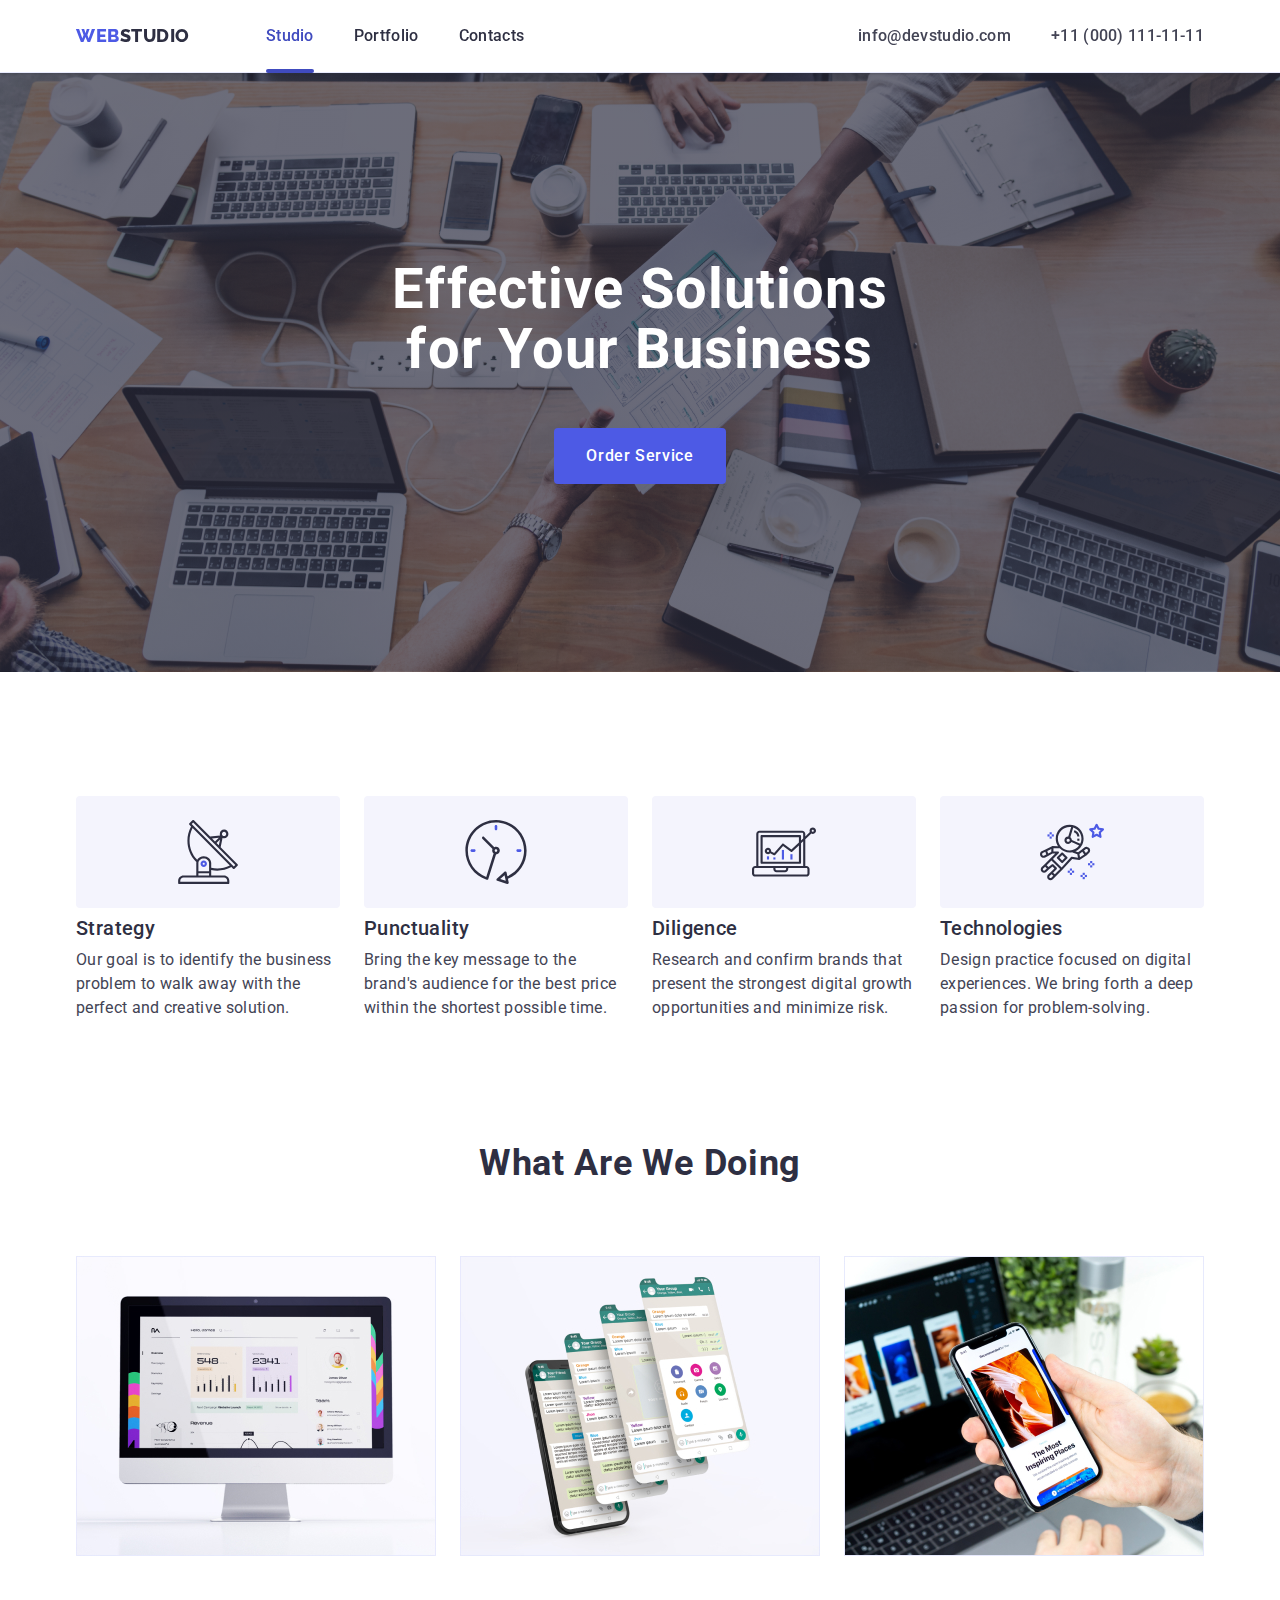
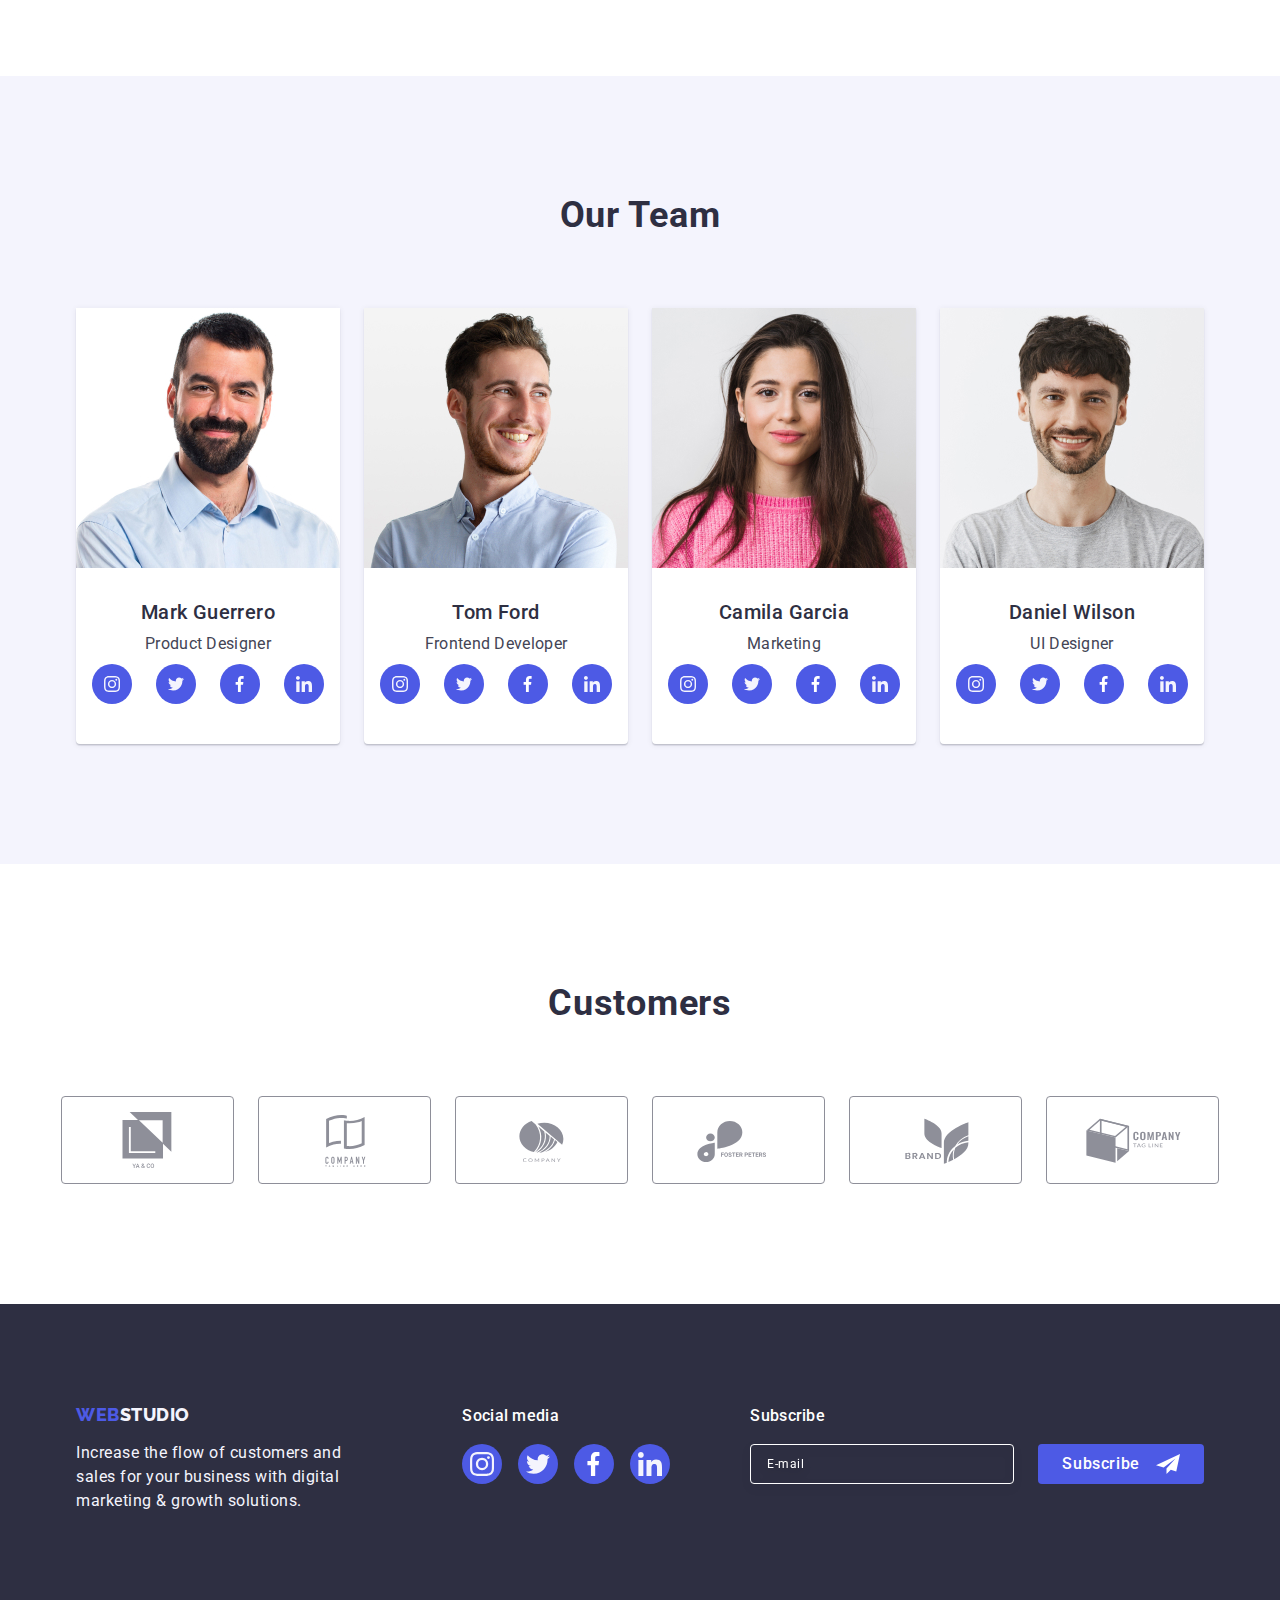
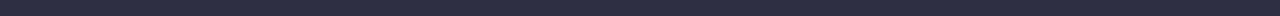
<file: index.html>
<!DOCTYPE html>
<html lang="en">
  <head>
    <meta charset="UTF-8" />
    <meta http-equiv="X-UA-Compatible" content="IE=edge" />
    <meta name="viewport" content="width=device-width, initial-scale=1.0" />
    <title>WEBSTUDIO</title>
    <link rel="preconnect" href="https://fonts.googleapis.com" />
    <link rel="preconnect" href="https://fonts.gstatic.com" crossorigin />
    <link
      href="https://fonts.googleapis.com/css2?family=Raleway:wght@800&family=Roboto:wght@400;500;700;900&display=swap"
      rel="stylesheet"
    />
    <link rel="stylesheet" href="https://cdnjs.cloudflare.com/ajax/libs/modern-normalize/2.0.0/modern-normalize.min.css" />
    <link rel="stylesheet" href="./css/style.css" />
    
  </head>
  <body>
    <!---------------------------- Header --------------------->
    <header class="header">
      <div class="container header-container">
        <nav class="header-navigation">
          <a href="./index.html" class="header-logo link"
            >Web<span class="logo-dark">Studio</span></a>
          <ul class="list header-list">
            <li>
              <a class="menu-item link active" href="./index.html">Studio</a></li>
            <li>
              <a class="menu-item link" href="./portfolio.html">Portfolio</a>
            </li>
            <li>
              <a class="menu-item link" href="">Contacts</a>
            </li>
          </ul>
      </nav>
      <address class="header-address">
        <ul class="list contacts-list">
          <li class="contact">
            <a href="mailto:info@devstudio.com" class="link contact-item">info@devstudio.com</a>
          </li>
          <li class="contact">
            <a href="tel:+110001111111" class="link contact-item">+11 (000) 111-11-11</a>
          </li>
        </ul>
      </address>
    </div>
    </header>

    <!-- main -->
    <main>

                  <!-------------- SECTION 1 ------------------>
      <section class="hero">
        <div class="container hero-container">
          <h1 class="hero-title">
            Effective Solutions <br />
            for Your Business
          </h1>
          <button type="button" class="button-service" data-modal-open >Order Service</button>
        </div>
      </section>

      <!-------------------------- section-2 ---------------->
      <section class="skills">
        <div class="container section-2-list-div">
          <h2 class="visually-hidden">about us</h2>
          <ul class="list skills-list">
            <li class="characteristics">
              <div class="skills-strategy-ico">
                <svg class="skills-ico" width="64" height="64">
                  <use href="./images/icons.svg#icon-Strategy-antenna"></use>
                </svg>
              </div>
              <!-- strategy -->
              <h3 class="second-title">Strategy</h3>
              <p class="paragraf">
                Our goal is to identify the business problem to walk away with the
                perfect and creative solution.
              </p>
            </li>
            <li class="characteristics">
              <div class="skills-strategy-ico">
                <svg class="skills-ico" width="64" height="64">
                  <use href="./images/icons.svg#icon-Punctuality-clock"></use>
                </svg>
              </div>
              <!-- Punctuality -->
              <h3 class="second-title">Punctuality</h3>
              <p class="paragraf">
                Bring the key message to the brand's audience for the best price
                within the shortest possible time.
              </p>
            </li>
            <li class="characteristics">
              <div class="skills-strategy-ico">
                <svg class="skills-ico" width="64" height="64">
                  <use href="./images/icons.svg#icon-Diligence-diagram"></use>
                </svg>
              </div>
              <!-- Diligence -->
              <h3 class="second-title">Diligence</h3>
              <p class="paragraf">
                Research and confirm brands that present the strongest digital
                growth opportunities and minimize risk.
              </p>
            </li>
            <li class="characteristics">
              <div class="skills-strategy-ico">
                <svg class="skills-ico" width="64" height="64">
                  <use href="./images/icons.svg#icon-Technologies-astronaut"></use>
                </svg>
              </div>
              <!-- Technologies -->
              <h3 class="second-title">Technologies</h3>
              <p class="paragraf">
                Design practice focused on digital experiences. We bring forth a
                deep passion for problem-solving.
              </p>
            </li>
          </ul>
        </div>
        
      </section>

      <!------------------------------ section-3 -->
      <section class="doing">
        <div class="container section-3-list-div">
          <h2 class="title-main doing-h2">What are we doing</h2>
          <ul class="list">
            <li class="work">
              <img
                src="./images/img-1.jpg"
                alt="Laptop"
                width="360"
                height="300"
              />
            </li>
            <li class="work">
              <img
                src="./images/img-2.jpg"
                alt="smartphone"
                width="360"
                height="300"
              />
            </li>
            <li class="work">
              <img
                src="./images/img-3.jpg"
                alt="phone in hand"
                width="360"
                height="300"
              />
            </li>
          </ul>
        </div>
        
      </section>

      <!--------------------------------- section-4 --------------->
      <section class="sec-ourteam">
        <div class="container section-4-list-div">
          <h2 class="title-main">Our Team</h2>
          <ul class="list our-team">

            <!-- Mark Guerrero -->
            <li class="list-foto">
              <img
                src="./images/teamcard-1.jpg"
                alt="MarkGuerrero"
                width="264"
                height="260"
              />
              <div class="pib">
                <h3 class="second-title">Mark Guerrero</h3>
                <p class="paragraf">Product Designer</p>
                <ul class="list social-list">
                  <li class="social-list-item">
                    <a href class="social-list-link">
                      <svg class="social-link-ico" width="16" height="16">
                        <use href="./images/icons.svg#icon-instagram"></use>
                    </svg>
                  </a>
                  </li>
  
                  <li class="social-list-item">
                    <a href class="social-list-link">
                      <svg class="social-link-ico" width="16" height="16">
                        <use href="./images/icons.svg#icon-twitter"></use>
                    </svg>
                  </a>
                  </li>
  
                  <li class="social-list-item">
                    <a href class="social-list-link">
                      <svg class="social-link-ico" width="16" height="16">
                        <use href="./images/icons.svg#icon-facebook"></use>
                    </svg>
                  </a>
                  </li>
  
                  <li class="social-list-item">
                    <a href class="social-list-link">
                      <svg class="social-link-ico" width="16" height="16">
                        <use href="./images/icons.svg#icon-linkedin"></use>
                    </svg>
                  </a>
                  </li>
                </ul>
              </div>
            </li>

            <!-- Tom Ford -->
            <li class="list-foto">
              <img
                src="./images/teamcard-2.jpg"
                alt="TomFord"
                width="264"
                height="260"
              />
              <div class="pib">
                <h3 class="second-title">Tom Ford</h3>
                <p class="paragraf">Frontend Developer</p>
                <ul class="list social-list">
                  <li class="social-list-item">
                    <a href class="social-list-link">
                      <svg class="social-link-ico" width="16" height="16">
                        <use href="./images/icons.svg#icon-instagram"></use>
                    </svg>
                  </a>
                  </li>
  
                  <li class="social-list-item">
                    <a href class="social-list-link">
                      <svg class="social-link-ico" width="16" height="16">
                        <use href="./images/icons.svg#icon-twitter"></use>
                    </svg>
                  </a>
                  </li>
  
                  <li class="social-list-item">
                    <a href class="social-list-link">
                      <svg class="social-link-ico" width="16" height="16">
                        <use href="./images/icons.svg#icon-facebook"></use>
                    </svg>
                  </a>
                  </li>
  
                  <li class="social-list-item">
                    <a href class="social-list-link">
                      <svg class="social-link-ico" width="16" height="16">
                        <use href="./images/icons.svg#icon-linkedin"></use>
                    </svg>
                  </a>
                  </li>
                </ul>
              </div>
            </li>

            <!-- Camila Garcia -->
            <li class="list-foto">
              <img
                src="./images/teamcard-3.jpg"
                alt="CamilaGarcia"
                width="264"
                height="260"
              />
              <div class="pib">
                <h3 class="second-title">Camila Garcia</h3>
                <p class="paragraf">Marketing</p>
                <ul class="list social-list">
                  <li class="social-list-item">
                    <a href class="social-list-link">
                      <svg class="social-link-ico" width="16" height="16">
                        <use href="./images/icons.svg#icon-instagram"></use>
                    </svg>
                  </a>
                  </li>
  
                  <li class="social-list-item">
                    <a href class="social-list-link">
                      <svg class="social-link-ico" width="16" height="16">
                        <use href="./images/icons.svg#icon-twitter"></use>
                    </svg>
                  </a>
                  </li>
  
                  <li class="social-list-item">
                    <a href class="social-list-link">
                      <svg class="social-link-ico" width="16" height="16">
                        <use href="./images/icons.svg#icon-facebook"></use>
                    </svg>
                  </a>
                  </li>
  
                  <li class="social-list-item">
                    <a href class="social-list-link">
                      <svg class="social-link-ico" width="16" height="16">
                        <use href="./images/icons.svg#icon-linkedin"></use>
                    </svg>
                  </a>
                  </li>
                </ul>
              </div>
            </li>

            <!-- Daniel Wilson -->
            <li class="list-foto">
              <img
                src="./images/teamcard-4.jpg"
                alt="DanielWilson"
                width="264"
                height="260"
              />
              <div class="pib">
                <h3 class="second-title">Daniel Wilson</h3>
                <p class="paragraf">UI Designer</p>
                <ul class="list social-list">
                  <li class="social-list-item">
                    <a href class="social-list-link">
                      <svg class="social-link-ico" width="16" height="16">
                        <use href="./images/icons.svg#icon-instagram"></use>
                    </svg>
                  </a>
                  </li>
  
                  <li class="social-list-item">
                    <a href class="social-list-link">
                      <svg class="social-link-ico" width="16" height="16">
                        <use href="./images/icons.svg#icon-twitter"></use>
                    </svg>
                  </a>
                  </li>
  
                  <li class="social-list-item">
                    <a href class="social-list-link">
                      <svg class="social-link-ico" width="16" height="16">
                        <use href="./images/icons.svg#icon-facebook"></use>
                    </svg>
                  </a>
                  </li>
  
                  <li class="social-list-item">
                    <a href class="social-list-link">
                      <svg class="social-link-ico" width="16" height="16">
                        <use href="./images/icons.svg#icon-linkedin"></use>
                    </svg>
                  </a>
                  </li>
                </ul>
              </div>
            </li>
          </ul>
        </div>
      </section>

      
      <!------------------------------ section-5 -->
      <section class="customers">
        <div class="container">
          <h2 class="title-main">Customers</h2>
          <ul class="list customers-list">

            <li class="item-customers list">
              <a href class="customers-a">
                <svg class="customers-ico" width="104" height="56">
                  <use href="./images/icons.svg#icon-YA--CO"></use>
                </svg>
              </a>
            </li>

            <li class="item-customers list">
              <a href class="customers-a">
                <svg class="customers-ico" width="104" height="56">
                  <use href="./images/icons.svg#icon-company-tagline-here"></use>
                </svg>
              </a>
            </li><li class="item-customers list">
              <a href class="customers-a">
                <svg class="customers-ico" width="104" height="56">
                  <use href="./images/icons.svg#icon-company"></use>
                </svg>
              </a>
            </li><li class="item-customers list">
              <a href class="customers-a">
                <svg class="customers-ico" width="104" height="56">
                  <use href="./images/icons.svg#icon-foster-peters"></use>
                </svg>
              </a>
            </li><li class="item-customers list">
              <a href class="customers-a">
                <svg class="customers-ico" width="104" height="56">
                  <use href="./images/icons.svg#icon-brand"></use>
                </svg>
              </a>
            </li><li class="item-customers list">
              <a href class="customers-a">
                <svg class="customers-ico" width="104" height="56">
                  <use href="./images/icons.svg#icon-company-tag-line"></use>
                </svg>
              </a>
            </li>
          </ul>
        </div>
        
      </section>


    </main>

    <!---------------------------- footer ---------------------->
    <footer class="footer">
      <div class="container footer-flex">
        <div class="container footer-a-p">
          <a class="footer-logo link" href="./index.html"
            >Web<span class="logo-light">Studio</span></a>
          <p class="footer-p">
            Increase the flow of customers and 
            sales for your business with digital 
            marketing & growth solutions.
          </p>
        </div>

        <div class="footer-social">
          <p class="footer-social-p">Social media</p>
          <ul class="footer-social-list list">
            <li class="social-list-item">
              <a href class="footer-social-list-link">
                <svg class="social-link-ico" width="24" height="24">
                  <use href="./images/icons.svg#icon-instagram"></use>
                </svg>
              </a>
            </li>

            <li class="social-list-item">
              <a href class="footer-social-list-link">
                <svg class="social-link-ico" width="24" height="24">
                  <use href="./images/icons.svg#icon-twitter"></use>
                </svg>
              </a>
            </li>

            <li class="social-list-item">
              <a href class="footer-social-list-link">
                <svg class="social-link-ico" width="24" height="24">
                  <use href="./images/icons.svg#icon-facebook"></use>
                </svg>
              </a>
            </li>

            <li class="social-list-item">
              <a href class="footer-social-list-link">
                <svg class="social-link-ico" width="24" height="24">
                  <use href="./images/icons.svg#icon-linkedin"></use>
                </svg>
              </a>
            </li>
          </ul>
        </div>

        <div class="footer-form-container">
          <p class="social-media-form-text">Subscribe</p>
          <form class="footer-form">
            <label class="footer-form-label">
              <input
                type="email"
                name="email"
                required
                class="footer-form-email"
                placeholder="E-mail"
              />
            </label>
            <button type="submit" class="footer-form-button button">
              Subscribe
              <svg class="subscribe-footer-icon" width="24" height="24">
                <use href="./images/icons.svg#icon-telegram"></use>
              </svg>
            </button>
          </form>
        </div>
      </div>
    </footer>

                  <!-- MODAL -->

    <div class="backdrop is-hidden" data-modal>
      <div class="modal">
        <button type="button" class="close-button" data-modal-close>
          <svg class="icon-close" width="8" height="8">
            <use href="./images/icons.svg#icon-close"></use>
          </svg>
        </button>
        <p class="form-title">Leave your contacts and we will call you back</p>

        <form class="form-modal">
          <div class="modal-form-wrapper">
            <label class="form-field" for="user-name">Name</label>
            <div class="input-wrapper">
              <input
                type="text"
                name="user-name"
                id="user-name"
                required
                class="form-input"
                pattern="[a-zA-Z]+"
                minlength="2"
              />
              <svg class="form-icon" width="18" height="24">
                <use href="./images/icons.svg#icon-person"></use>
              </svg>
            </div>
          </div>

          <div class="modal-form-wrapper">
            <label class="form-field" for="user-phone-number">Phone</label>
            <div class="input-wrapper">
              <input
                type="tel"
                name="phone-number"
                id="user-phone-number"
                required
                class="form-input"
                pattern="[0-9]{3}-[0-9]{3}-[0-9]{2}-[0-9]{2}"
                title="XXX-XXX-XX-XX"
              />
              <svg class="form-icon" width="18" height="24">
                <use href="./images/icons.svg#icon-phone"></use>
              </svg>
            </div>
          </div>

          <div class="modal-form-wrapper">
            <label class="form-field" for="user-email">Email</label>
            <div class="input-wrapper">
              <input
                type="email"
                name="user-email"
                id="user-email"
                required
                class="form-input"
              />
              <svg class="form-icon" width="18" height="24">
                <use href="./images/icons.svg#icon-email"></use>
              </svg>
            </div>
          </div>

          <div class="modal-form-wrapper textarea-container">
            <label class="form-field" for="user-comment"> Comment</label>
            <textarea
              name="user-comment"
              id="user-comment"
              placeholder="Text input"
              class="user-comment"
            ></textarea>
          </div>

          <div class="user-policy-wrapper">
            <input
              type="checkbox"
              name="user-privacy"
              id="user-privacy"
              value="true"
              required
              class="checkbox-form visually-hidden"
            />
            <label class="checkbox-description" for="user-privacy">
              <span class="icon-checkboks">
                <svg class="icon-policy" width="10" height="8">
                  <use href="./images/icons.svg#icon-policy"></use>
                </svg>
              </span>
              I accept the terms and conditions of the&nbsp;
              <a href="" class="policy-link">Privacy Policy</a>
            </label>
          </div>

          <button type="submit" class="send-button button">Send</button>
        </form>
      </div>
    </div>

    <script src="https://unpkg.com/aos@2.3.1/dist/aos.js"></script>
    <script>
      AOS.init();
    </script>
    <script src="./js/modal.js"></script>
  </body>
</html>
</file>
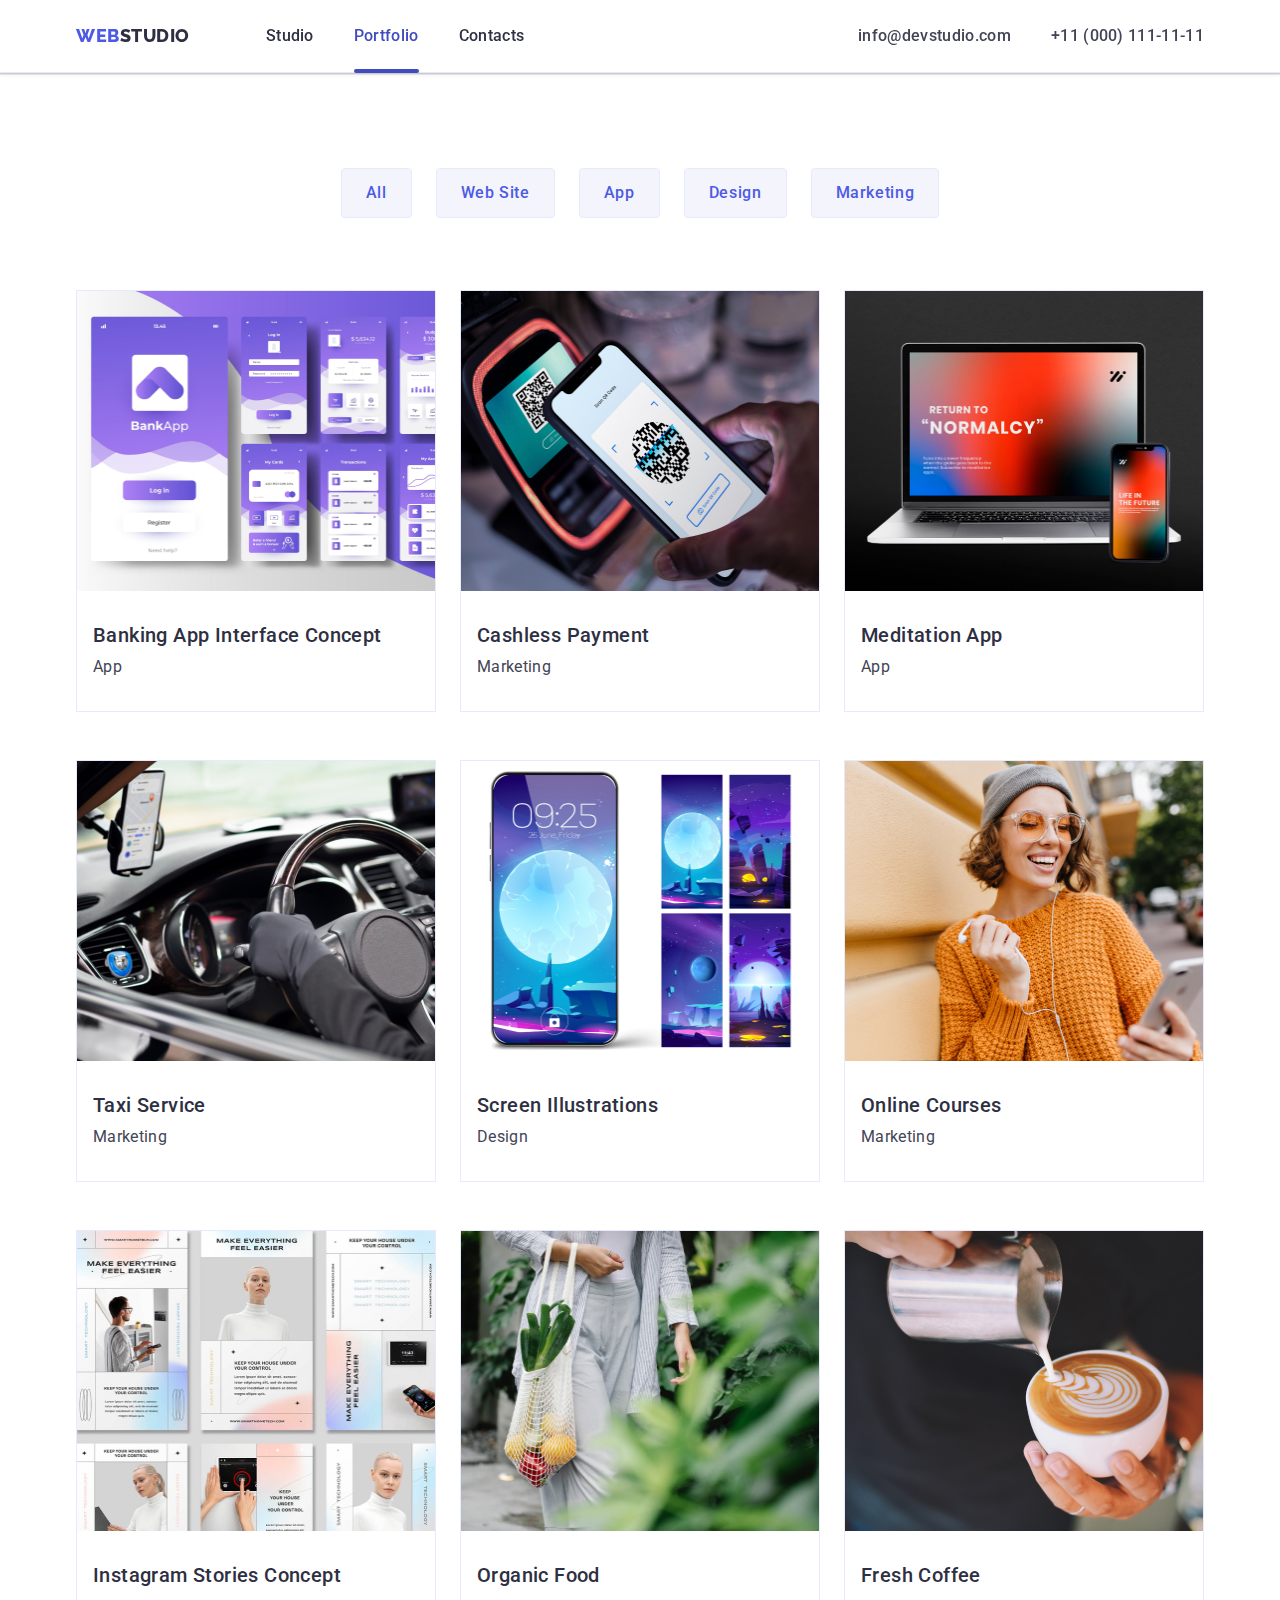
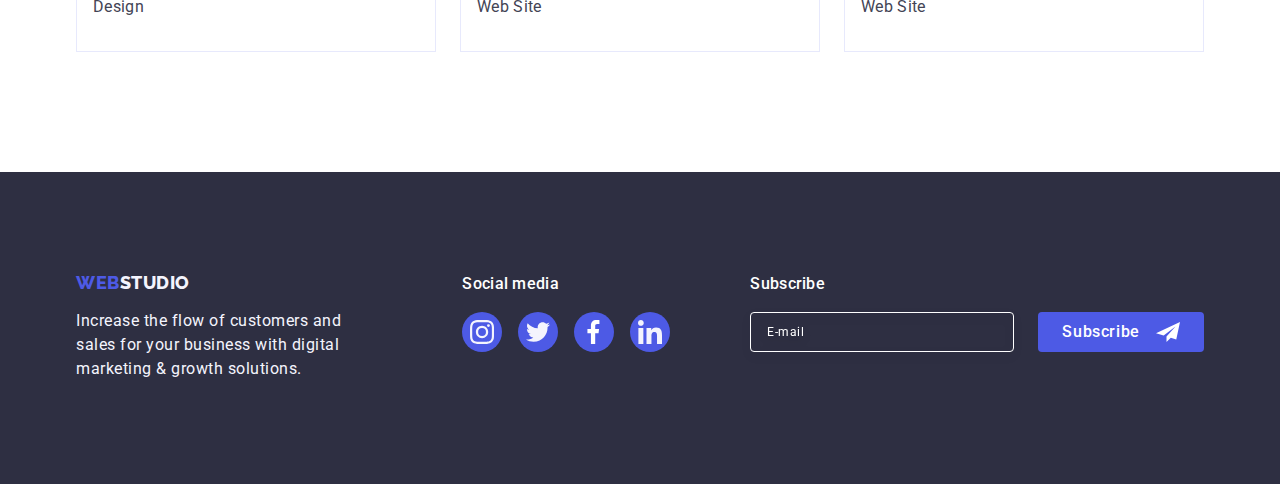
<file: portfolio.html>
<!DOCTYPE html>
<html lang="en">
  <head>
    <meta charset="UTF-8" />
    <meta http-equiv="X-UA-Compatible" content="IE=edge" />
    <meta name="viewport" content="width=device-width, initial-scale=1.0" />
    <title>WEBSTUDIO</title>
    <link rel="preconnect" href="https://fonts.googleapis.com" />
    <link rel="preconnect" href="https://fonts.gstatic.com" crossorigin />
    <link
      href="https://fonts.googleapis.com/css2?family=Raleway:wght@800&family=Roboto:wght@400;500;700;900&display=swap"
      rel="stylesheet"
    />
    <link rel="stylesheet" href="https://cdnjs.cloudflare.com/ajax/libs/modern-normalize/2.0.0/modern-normalize.min.css"
    />
    <link rel="stylesheet" href="./css/style.css" />
  </head>

  <body>
    <!---------------------------- Header --------------------->
    <header class="header">
      <div class="container header-container">
        <nav class="header-navigation">
          <a href="./index.html" class="header-logo link"
            >Web<span class="logo-dark">Studio</span></a>
          <ul class="list header-list">
            <li>
              <a class="menu-item link" href="./index.html">Studio</a></li>
            <li>
              <a class="menu-item link active" href="./portfolio.html">Portfolio</a>
            </li>
            <li>
              <a class="menu-item link" href="">Contacts</a>
            </li>
          </ul>
      </nav>
      <address class="header-address">
        <ul class="list contacts-list">
          <li class="contact">
            <a href="mailto:info@devstudio.com" class="contact-item link">info@devstudio.com</a>
          </li>
          <li class="contact">
            <a href="tel:+110001111111" class="contact-item link">+11 (000) 111-11-11</a>
          </li>
        </ul>
      </address>
    </div>
    </header>

                                            <!-- main -->
    <main>
      <section class="portfolio">
        <div class="container">
          <h1 hidden>some crap</h1>
          <ul class="list portfolio-button-list">
            <li>
              <button type="button" class="button-all">All</button>
            </li>
            <li>
              <button type="button" class="button-all">Web Site</button>
            </li>
            <li>
              <button type="button" class="button-all">App</button>
            </li>
            <li>
              <button type="button" class="button-all">Design</button>
            </li>
            <li>
              <button type="button" class="button-all">Marketing</button>
            </li>
          </ul>

          <ul class="list portfolio-list">
            <li class="item-list">
              <a href="" class="link portfolio-link">
                <div class="portfolio-cover-wrap">
                  <img
                  src="./images/portfolio1.jpg"
                  alt="Banking App Interface Concept"
                  width="360"
                  height="300"/>
                  <p class="portfolio-cover-text">
                    14 Stylish and User-Friendly App Design Concepts · Task Manager App · Calorie Tracker App · Exotic Fruit Ecommerce App · Cloud Storage App
                  </p>
                </div>
                <div class="portfolio-div-h2p">
                  <h2 class="title-link">Banking App Interface Concept</h2>
                  <p class="paragraf">App</p>
                </div>
              </a>
            </li>

            <li class="item-list">
              <a href="" class="link portfolio-link">
                <div class="portfolio-cover-wrap">
                  <img
                  src="./images/portfolio2.jpg"
                  alt="pay by phone"
                  width="360"
                  height="300"/>
                  <p class="portfolio-cover-text">
                    14 Stylish and User-Friendly App Design Concepts · Task Manager App · Calorie Tracker App · Exotic Fruit Ecommerce App · Cloud Storage App
                  </p>
                </div>
                <div class="portfolio-div-h2p">
                  <h2 class="title-link">Cashless Payment</h2>
                  <p class="paragraf">Marketing</p>
                </div>
              </a>
            </li>

            <li class="item-list">
              <a href="" class="link portfolio-link">
                <div class="portfolio-cover-wrap">
                  <img
                  src="./images/portfolio3.jpg"
                  alt="laptop and phone"
                  width="360"
                  height="300"/>
                  <p class="portfolio-cover-text">
                    14 Stylish and User-Friendly App Design Concepts · Task Manager App · Calorie Tracker App · Exotic Fruit Ecommerce App · Cloud Storage App
                  </p>
                </div>
                <div class="portfolio-div-h2p">
                  <h2 class="title-link">Meditation App</h2>
                  <p class="paragraf">App</p>
                </div>
              </a>
            </li>

            <li class="item-list">
              <a href="" class="link portfolio-link">
                <div class="portfolio-cover-wrap">
                  <img
                  src="./images/portfolio4.jpg"
                  alt="hands on the wheel"
                  width="360"
                  height="300"/>
                  <p class="portfolio-cover-text">
                    14 Stylish and User-Friendly App Design Concepts · Task Manager App · Calorie Tracker App · Exotic Fruit Ecommerce App · Cloud Storage App
                  </p>
                </div>
                <div class="portfolio-div-h2p">
                  <h2 class="title-link">Taxi Service</h2>
                  <p class="paragraf">Marketing</p>
                </div>
              </a>
            </li>

            <li class="item-list">
              <a href="" class="link portfolio-link">
                <div class="portfolio-cover-wrap">
                  <img
                  src="./images/portfolio5.jpg"
                  alt="screensavers for phone"
                  width="360"
                  height="300"/>
                  <p class="portfolio-cover-text">
                    14 Stylish and User-Friendly App Design Concepts · Task Manager App · Calorie Tracker App · Exotic Fruit Ecommerce App · Cloud Storage App
                  </p>
                </div>
                <div class="portfolio-div-h2p">
                  <h2 class="title-link">Screen Illustrations</h2>
                  <p class="paragraf">Design</p>
                </div>
              </a>
            </li>

            <li class="item-list">
              <a href="" class="link portfolio-link">
                <div class="portfolio-cover-wrap">
                  <img
                  src="./images/portfolio6.jpg"
                  alt="smiling girl looks at the phone"
                  width="360"
                  height="300"/>
                  <p class="portfolio-cover-text">
                    14 Stylish and User-Friendly App Design Concepts · Task Manager App · Calorie Tracker App · Exotic Fruit Ecommerce App · Cloud Storage App
                  </p>
                </div>
                <div class="portfolio-div-h2p">
                  <h2 class="title-link">Online Courses</h2>
                  <p class="paragraf">Marketing</p>
                </div>
              </a>
            </li>

            <li class="item-list">
              <a href="" class="link portfolio-link">
                <div class="portfolio-cover-wrap">
                  <img
                  src="./images/portfolio7.jpg"
                  alt="what a piece of shit"
                  width="360"
                  height="300"/>
                  <p class="portfolio-cover-text">
                    14 Stylish and User-Friendly App Design Concepts · Task Manager App · Calorie Tracker App · Exotic Fruit Ecommerce App · Cloud Storage App
                  </p>
                </div>
                <div class="portfolio-div-h2p">
                  <h2 class="title-link">Instagram Stories Concept</h2>
                  <p class="paragraf">Design</p>
                </div>
              </a>
            </li>

            <li class="item-list">
              <a href="" class="link portfolio-link">
                <div class="portfolio-cover-wrap">
                  <img
                  src="./images/portfolio8.jpg"
                  alt="bag with vegetables on hand"
                  width="360"
                  height="300"/>
                  <p class="portfolio-cover-text">
                    14 Stylish and User-Friendly App Design Concepts · Task Manager App · Calorie Tracker App · Exotic Fruit Ecommerce App · Cloud Storage App
                  </p>
                </div>
                <div class="portfolio-div-h2p">
                  <h2 class="title-link">Organic Food</h2>
                  <p class="paragraf">Web Site</p>
                </div>
              </a>
            </li>

            <li class="item-list">
              <a href="" class="link portfolio-link">
                <div class="portfolio-cover-wrap">
                  <img
                  src="./images/portfolio9.jpg"
                  alt="the barista makes coffee"
                  width="360"
                  height="300"/>
                  <p class="portfolio-cover-text">
                    14 Stylish and User-Friendly App Design Concepts · Task Manager App · Calorie Tracker App · Exotic Fruit Ecommerce App · Cloud Storage App
                  </p>
                </div>
                <div class="portfolio-div-h2p">
                  <h2 class="title-link">Fresh Coffee</h2>
                  <p class="paragraf">Web Site</p>
                </div>
              </a>
            </li>
          </ul>
        </div>
      </section>
    </main>

    <!---------------------------- footer ---------------------->
    <footer class="footer">
      <div class="container footer-flex">
        <div class="container footer-a-p">
          <a class="footer-logo link" href="./index.html"
            >Web<span class="logo-light">Studio</span></a>
          <p class="footer-p">
            Increase the flow of customers and <br />
            sales for your business with digital <br />
            marketing & growth solutions.
          </p>
        </div>

        <div class="footer-social">
          <p class="footer-social-p">Social media</p>
          <ul class="footer-social-list list">
            <li class="social-list-item">
              <a href class="footer-social-list-link">
                <svg class="social-link-ico" width="24" height="24">
                  <use href="./images/icons.svg#icon-instagram"></use>
                </svg>
              </a>
            </li>

            <li class="social-list-item">
              <a href class="footer-social-list-link">
                <svg class="social-link-ico" width="24" height="24">
                  <use href="./images/icons.svg#icon-twitter"></use>
                </svg>
              </a>
            </li>

            <li class="social-list-item">
              <a href class="footer-social-list-link">
                <svg class="social-link-ico" width="24" height="24">
                  <use href="./images/icons.svg#icon-facebook"></use>
                </svg>
              </a>
            </li>

            <li class="social-list-item">
              <a href class="footer-social-list-link">
                <svg class="social-link-ico" width="24" height="24">
                  <use href="./images/icons.svg#icon-linkedin"></use>
                </svg>
              </a>
            </li>
          </ul>
        </div>

        <div class="footer-form-container">
          <p class="social-media-form-text">Subscribe</p>
          <form class="footer-form">
            <label class="footer-form-label">
              <input
                type="email"
                name="email"
                required
                class="footer-form-email"
                placeholder="E-mail"
              />
            </label>
            <button type="submit" class="footer-form-button button">
              Subscribe
              <svg class="subscribe-footer-icon" width="24" height="24">
                <use href="./images/icons.svg#icon-telegram"></use>
              </svg>
            </button>
          </form>
        </div>
      </div>
    </footer>
    
  </body>
</html>
</file>
<file: css/style.css>
*,
*::before,
*::after {
  margin: 0;
  padding: 0;
}

:root {
  --stroke-logo-color: #8e8f99;
  --primary-brand-color: #4d5ae5;
  --hover-color: #404bbf;
  --primary-text-color: #434455;
  --headings-text-color: #2e2f42;
  --white-text-color: #ffffff;
  --light-text-color: #f4f4fd;
  --accent-color: #e7e9fc;

  --green-hover-color: #31d0aa;
  --modal-background-color: #fcfcfc;
  --timing-function: cubic-bezier(0.4, 0, 0.2, 1);
}

body {
  padding-top: 72px;
  font-family: 'Roboto', sans-serif;
  font-weight: 400;
  font-size: 16px;
  background-color: var(--white-text-color);
  color: var(--primary-text-color);
}




/** СБРОС Всем заголовкам и абзацам убираем отступы сверху сниху от браузера */
p,
h1,
h2,
h3,
h4,
h5,
h6 {
  margin: 0;
}

ul,
ol {
  margin: 0;
  padding: 0;
}

img {
  display: block;
  /** чтоб убрать отступ от каждой картинки  */
  
  max-width: 100%;
  /** макс ширина, чтоб не растягивались */
}

a {
  text-decoration: none; 
}


/* Спискам убрать точки */
.list {
  list-style: none;
  
  color: #434455;
  /* outline: 2px solid green; */
}

.list {
  display: flex;
  align-items: center;
  gap: 40px;
  margin-top: 0px;
  margin-bottom: 0px;
}


.link {
  text-decoration: none;
  font-weight: 500;
  line-height: 1.5;
  letter-spacing: 0.02em;
  color: #2e2f42;
}

                                      /* Х-Е-Д-Е-Р */
/**--------------------- HEADER------------------ */

/**-------------------- CONTAINER ------------------------ */


.header {
  border-bottom: 1px solid var(--accent-color);
  box-shadow: 0px 2px 1px rgba(46, 47, 66, 0.08),
    0px 1px 1px rgba(46, 47, 66, 0.16), 0px 1px 6px rgba(46, 47, 66, 0.08);
  background-color: var(--white-text-color);
  position: fixed;
  top: 0;
  left: 0;
  z-index: 100;
  width: 100%;
}

.container {
  width: 1158px;
  padding-left: 15px;
  padding-right: 15px;
  margin-left: auto;
  margin-right: auto;
}

.header-container {
  display: flex;
  align-items: center;
}

.header-navigation {
  display: flex;
  align-items: center;

}

/** Logo */

.header-logo {
  font-family: 'Raleway', sans-serif;
  font-weight: 800;
  font-size: 18px;
  line-height: 1.17;
  letter-spacing: 0.03em;
  text-transform: uppercase;
  /* text-transform: uppercase; РЕГІСТР СИМВОЛІВ У ТЕКСТІ */
  color: var(--primary-brand-color);
  /* margin-right: 76px; */
}

.logo-dark {
  color: var(--headings-text-color);
}

.logo-light {
  color: var(--light-text-color);
}

/** Navigation menu */

.menu-item.active {
  position: relative;
  color: var(--hover-color);
}

.active::after {
  position: absolute;
  left: 0;
  bottom: -1px;
  content: '';
  display: block;
  width: 100%;
  height: 4px;
  background: var(--hover-color);
  border-radius: 2px;
}

.header-list {
  display: flex;
  gap: 40px;
}

.menu-item {
  /* position: relative; */
  /* встановлення позиціонування елемента 
  відносно його звичайного місця в потоці документу */

  display: block;
  padding: 24px 0;


  font-weight: 500;
  /* font-weight: 500; ТОВЩИНА ШРИФТУ */

  line-height: 1.5;
  /* line-height: 1.5; МІЖРЯДКОВИЙ ІНТЕРВАЛ */

  letter-spacing: 0.02em;
  /* letter-spacing: 0.02em; ІНТЕРВАЛ МІЖ СИМВОЛАМИ */

  /* color: #404bbf; */
  color: #2E2F42;

  /* transition: color 250ms cubic-bezier(0.4, 0, 0.2, 1); */
  /* для плавної зміни кольору текстового контенту */

  transition-property: color;
  transition-duration: 250ms;
  transition-timing-function: var(--timing-function);
}

.header-navigation .header-logo {
  margin-right: 76px;
}

.menu-item:hover,
.menu-item:focus,
.contact-item:hover,
.contact-item:focus {
  color: var(--hover-color);
}

/* .header-list :first-child {
  padding-top: 24px; 
  padding-bottom: 24px;
} */

.header-address {
  font-style: normal;
  margin-left: auto;
  /* font-style: normal; НАКРЕСЛЕННЯ ТЕКСТУ, НОРМ, КУРСИВ */
}

/** ----------------address------------------- */

.contact-item {
  padding-top: 24px;
  padding-bottom: 24px;

  line-height: 1.5;
  letter-spacing: 0.02em;
  font-weight: 500;
  color: var(--primary-text-color);

  transition-property: color;
  transition-duration: 250ms;
  transition-timing-function: var(--timing-function);
}





.portfolio-list .link {
  background: #FFFFFF;
border: 1px solid #E7E9FC;
}

/** BUTTONs */

.button {
  font-weight: 500;
  font-size: 16px;
  line-height: 1.5;
  letter-spacing: 0.04em;
  cursor: pointer;
}

.send-button {
  display: block;
  min-width: 169px;
  margin-left: auto;
  margin-right: auto;
  padding: 16px 32px;
  color: var(--white-text-color);
  background-color: var(--primary-brand-color);
  border: none;
  box-shadow: 0px 4px 4px rgba(0, 0, 0, 0.15);
  border-radius: 4px;
  transition-property: background-color;
  transition-duration: 250ms;
  transition-timing-function: var(--timing-function);
}




/**---------------------- section 1 --------------------- */

.hero {
  padding: 188px 0;
  background: #2E2F42;
  background-image: linear-gradient(rgba(46, 47, 66, 0.7), rgba(46, 47, 66, 0.7)), url(../images/Hero.jpg);
  background-size: 1440px;
  background-repeat: no-repeat;
  background-position: 50% 50%;
  background-size: cover;
  max-width: 1440px; 
  margin: 0 auto;
}

.hero-container {
  display: flex;
  flex-direction: column;
  align-items: center;
}

.hero-title {
  font-size: 56px;
  font-family: "Roboto";
  font-style: normal;
  font-weight: 700;
  line-height: 1.07;
  margin-top: 0px;
  margin-bottom: 48px;

  max-width: 496px;
  text-align: center;

  letter-spacing: 0.02em;
  color: #ffffff;
}

.button-service {
  
  /* для можливості центрувати кнопку через властивість margin */
  display: block;
  
  /* визначення мінімальної ширини кнопки */
  min-width: 169px;
  height: 56px;
  
  /* вимкнення стандартного оформлення кнопки */
  border: none;
  
  /* визначення заокруглень у кнопки */
  border-radius: 4px;

  /* визначення типу курсору на кнопці */
  cursor: pointer;

   /* white-space: nowrap; Запобігти переносу тексту */
  white-space: nowrap;
  padding: 8px 32px;
  gap: 10px;

  background-color: #4d5ae5;
  font-family: "Roboto", sans-serif;
  font-weight: 500;
  font-size: 16px;
  line-height: 1.5;
  letter-spacing: 0.04em;
  color: #ffffff;
  cursor: pointer;
  /* cursor: pointer; ТИП ВКАЗІВНИКА МИШІ НА ОБ'ЄКТІ, pointer вказівник, рука */

  transition: background-color 250ms cubic-bezier(0.4, 0, 0.2, 1);
}

.button-service:hover,
.button-service:focus {
  background-color: #404bbf;
}

/** -------------------- section 2 ----------------- */

.skills {
  padding: 120px 0;
}

.section-2-list-div {
  display: flex;
  align-items: center;
  justify-content: center;
  height: 112px;
}

.section-2-list-div .list {
  gap: 24px;
}

.characteristics {
  width: calc((100% - 72px) / 4);
}

.skills-strategy-ico {
  display: flex;
  justify-content: center;
  align-items: center;
  height: 112px;
  background: #F4F4FD;
  border-radius: 4px;
  margin-bottom: 8px;
  padding-top: 24px;
  padding-bottom: 24px;
}

.skills-ico {
  margin: 0 auto;
}


.second-title {
  font-weight: 500;
  font-size: 20px;
  line-height: 1.2;
  letter-spacing: 0.02em;
  color: #2e2f42;
}

.visually-hidden {
  position: absolute;
  height: 1px;
  width: 1px;
  margin: -1px;
  border: 0;
  padding: 0;
  white-space: nowrap;
  clip-path: inset(100%);
  clip: rect(0 0 0 0);
  overflow: hidden;
}

.skills-list {
  padding-top: 120px;

}

.characteristics .second-title {
  margin-bottom: 8px;
}

.paragraf {
  font-family: 'Roboto';
  font-style: normal;
  font-weight: 400;
  font-size: 16px;
  line-height: 1.5;
  letter-spacing: 0.02em;
  font-size: 16px;
  color: #434455;
}


/**--------------------------- section 3 ---------------------- */

.doing {
  padding-bottom: 120px;
}

.title-main {
  font-size: 36px;
  line-height: 1.11;
  text-align: center;
  /* text-align: center; ВИРІВНЮВАННЯ ТЕКСТУ ЗА ГОРИЗОНТАЛЛЮ */
  text-transform: capitalize;
  /* text-transform: capitalize; РЕГІСТР ТЕКСТУ, CAPITALIZE-перша літера кожного слова перетворюється на ВЕЛИКУ */
  color: #2e2f42;
  letter-spacing: 0.02em;
  margin-bottom: 72px;
}

.section-3-list-div .list {
  gap: 24px;
}

.doing-h2 {
  padding-top: 120px;
}

.work {
  width: calc((100% - 48px) / 3);
}

.title-main list {
  padding-left: 0px;
}

/** -------------------------- section 4 -----------------*/
.sec-ourteam {
  padding: 120px 0;
  background-color: #f4f4fd;
}

.list-foto {
  background: #FFFFFF;
box-shadow: 0px 1px 6px rgba(46, 47, 66, 0.08), 0px 1px 1px rgba(46, 47, 66, 0.16), 0px 2px 1px rgba(46, 47, 66, 0.08);
border-radius: 0px 0px 4px 4px;
}

.section-4-list-div {
  display: flex;
  flex-direction: column;
  align-items: center;
  margin: o auto;
  padding-left: 0px;
  padding-right: 0px;
}


.our-team {
  gap: 24px;
  /* background-color: tomato; */
}

.list-foto {
  width: calc((100% - 72px) / 4);
  border-radius: 0px 0px 4px 4px;
  background-color: #ffffff;
}

.pib  {
  padding: 32px 16px 8px 16px;
}

.pib .second-title {
  text-align: center;
  margin-bottom: 8px
}


.list-foto .second-title {
  text-align: center;
}

.pib .paragraf {
  text-align: center;
  padding-bottom: 8px;
}

.social-link-ico {
  fill: #F4F4FD;
}

.social-list {
  display: flex;
  justify-content: center;
  align-items: center;
  gap: 24px;
  padding-bottom: 32px;
}

.doing {
  padding-bottom: 120px;
}

.title-main {
  font-size: 36px;
  line-height: 1.11;
  text-align: center;
  /* text-align: center; ВИРІВНЮВАННЯ ТЕКСТУ ЗА ГОРИЗОНТАЛЛЮ */
  text-transform: capitalize;
  /* text-transform: capitalize; РЕГІСТР ТЕКСТУ, CAPITALIZE-перша літера кожного слова перетворюється на ВЕЛИКУ */
  color: #2e2f42;
  letter-spacing: 0.02em;
  margin-bottom: 72px;
}

.section-3-list-div .list {
  gap: 24px;
}

.work {
  width: calc((100% - 48px) / 3);
}

.title-main list {
  padding-left: 0px;
}

.social-list-link {
  display: flex;
  justify-content: center;
  align-items: center;
  width: 40px;
  height: 40px;
  border-radius: 50%;
  background-color: #4D5AE5;
  transition: background-color 250ms cubic-bezier(0.4, 0, 0.2, 1); 
  }

.social-list-link:hover,
.social-list-link:focus {
  background-color: #404bbf;
}

/**--------------------------- section 5 ---------------------- */

.customers {
  padding-top: 120px;
  padding-bottom: 120px;
}

.customers .container {
  padding-right: 0px;
  padding-left: 0px;
}

.customers-list {
  gap: 24px;
}

.item-customers {
  width: calc((100% - 120px) / 6);
  height: 88px;
}

.customers-a {
  display: inline-block;
  width: 100%;
  height: 100%;
  border: 1px solid #8e8f99;
  border-radius: 4px;
  align-items: center;
  justify-content: center;
  color: #8e8f99;
  display: flex;
  transition: border-color 250ms cubic-bezier(0.4, 0, 0.2, 1), color 250ms cubic-bezier(0.4, 0, 0.2, 1);
}

.customers-a:hover,
.customers-a:focus {
  border-color: #404bbf;
  color: #404bbf;
}

.customers-ico {
  fill: currentColor;
  }



/**--------------------- footer -------------------------- */

.footer {
  display: flex;
  justify-content: center;
  padding: 100px 0;
  background: #2E2F42;
  }

.footer-flex {
  display: flex;
  align-items: baseline;
}


.footer-a-p {
  margin-right: 120px;
  margin-left: 0px;
  width: 270px;
  padding-left: 0px;
  padding-right: 0px;
}

.footer-logo {
  display: inline-block;
  font-family: "Raleway", sans-serif;
  font-weight: 800;
  font-size: 18px;
  line-height: 1.17;
  letter-spacing: 0.03em;
  text-transform: uppercase;
  /* text-transform: uppercase; РЕГІСТР СИМВОЛІВ У ТЕКСТІ */
  color: #4d5ae5;
  margin-bottom: 16px;
}



.footer-p {
  color: #f4f4fd;
  font-weight: 400;
  font-size: 16px;
  line-height: 1.5;
  letter-spacing: 0.032em;
  /* letter-spacing: 0.032em; ІНТЕРВАЛ МІЖ СИМВОЛАМИ */
}

.footer-social {
  display: flex;
  flex-direction: column;
  margin-right: 80px;
}

.footer-social-list {
  display: flex;
  justify-content: center;
  align-items: center;
  gap: 16px;
  padding-bottom: 32px;
}

.footer-social-p {
  font-weight: 500;
  font-size: 16px;
  line-height: 1.5;
  letter-spacing: 0.02em;
  color: #FFFFFF;
  margin-bottom: 16px;
}

.footer-social-list-link {
  display: flex;
  justify-content: center;
  align-items: center;
  width: 40px;
  height: 40px;
  border-radius: 50%;
  background-color: #4D5AE5;
  transition: background-color 250ms cubic-bezier(0.4, 0, 0.2, 1);
  }

.footer-social-list-link:hover,
.footer-social-list-link:focus {
  background-color: #31d0aa;
}

/** ДЗ 6 Футер Subscribe */

/* .footer-form-container {} */

.social-media-form-text {
  margin-bottom: 16px;
  font-weight: 500;
  line-height: 1.5;
  letter-spacing: 0.02em;
  color: var(--white-text-color);
}

.footer-form {
  display: flex;
  align-items: center;
  gap: 24px;
}

/* .footer-form-label {
  margin-right: 24px;
} */

.footer-form-email {
  width: 264px;
  height: 40px;
  padding: 8px 16px;

  font-size: 12px;
  line-height: 1.5;
  letter-spacing: 0.04em;
  border: 1px solid var(--white-text-color);
  filter: drop-shadow(0px 4px 4px rgba(0, 0, 0, 0.15));
  border-radius: 4px;
  background-color: transparent;
  color: var(--white-text-color);
}

.footer-form-email::placeholder {
  font-size: 12px;
  line-height: 2;
  letter-spacing: 0.04em;

  color: var(--white-text-color);
}

.footer-form-button {
  display: flex;
  align-items: center;
  justify-content: center;
  padding: 8px 24px;
  min-width: 165px;
  color: var(--white-text-color);
  border-radius: 4px;
  background-color: var(--primary-brand-color);
  border: none;
}

.subscribe-footer-icon {
  margin-left: 16px;
  fill: var(--white-text-color);
}


/** ------------------------------ main -------------------------------------*/
.button-all {
  font-family: "Roboto", sans-serif;
  font-weight: 500;
  font-size: 16px;
  line-height: 1.5;
  letter-spacing: 0.04em;
  color: #4d5ae5;
  background-color: #f4f4fd;
  cursor: pointer;
  padding: 12px 24px;
  border: 1px solid #e7e9fc;
  border-radius: 4px;
  transition: color 250ms cubic-bezier(0.4, 0, 0.2, 1), background-color 250ms cubic-bezier(0.4, 0, 0.2, 1), border-color 250ms cubic-bezier(0.4, 0, 0.2, 1), box-shadow 250ms cubic-bezier(0.4, 0, 0.2, 1);
  /* для плавної зміни властивостей */
}

.button-all:hover,
.button-all:focus {
  color: #ffffff;
  background-color: #404bbf;
  border: 1px solid transparent;
  box-shadow: 0px 3px 1px rgba(0, 0, 0, 0.1), 0px 2px 1px rgba(0, 0, 0, 0.08), 0px 2px 2px rgba(0, 0, 0, 0.12);
}

.title-link {
  font-weight: 500;
  font-size: 20px;
  line-height: 1.2;
  letter-spacing: 0.02em;
  color: #2e2f42;
}

.portfolio-div-h2p .title-link {
  margin-bottom: 8px;
}

.address {
  display: block;
}

                                      /** portfolio */ /* P-O-R-T-F-O-L-I-O */ /* portfolio */

.portfolio {
  padding: 96px 0 120px;
}



/* СПИСОК, флекс в тезі .link */
.portfolio-button-list {
  justify-content: center;
  gap: 24px;
  margin-bottom: 72px;
}

.portfolio-list {
  flex-wrap: wrap;
  /** flex-wrap: wrap; - в строке больше одного этажа */
  column-gap: 24px;
  row-gap: 48px;
  width: 1128px;
  margin-left: auto;
  margin-right: auto;
}

.portfolio-link {
  display: block;
  transition: box-shadow 250ms cubic-bezier(0.4, 0, 0.2, 1);
  /** для плавної появи тіні */
}


.portfolio-link:focus .portfolio-cover-text,
.portfolio-link:hover .portfolio-cover-text {
  transform: translateY(0);
}

.portfolio-list .item-list:hover, 
.portfolio-list .item-list:focus {
  box-shadow: 0px 1px 6px rgba(46, 47, 66, 0.08), 0px 1px 1px rgba(46, 47, 66, 0.16), 0px 2px 1px rgba(46, 47, 66, 0.08);
}



/* .item-list:hover .portfolio-cover-text {
  transform: translateY(0);
}

.item-list:focus .portfolio-cover-text {
  transform: translateY(0);
} */

/* .portfolio-link:hover,
.portfolio-link:focus {
  box-shadow: 0px 1px 6px rgba(46, 47, 66, 0.08),
  0px 1px 1px rgba(46, 47, 66, 0.16), 0px 2px 1px rgba(46, 47, 66, 0.08);
  transform: translateY(0%);
} */

.item-list {
  width: calc((100% - 48px) / 3); 
  /* flex-basis: calc((100% - 2 * 24px) / 3); */
}



.portfolio-cover-wrap {
  position: relative;
  overflow: hidden;
  /** Без ховеру його положення внизу ховається */
}



.portfolio-cover-text {
  position: absolute;
  top: 0;
  color:#f4f4fd;
  font-size: 16px;
  line-height: 1.5;
  letter-spacing: 0.02em;
  padding: 40px 32px;
  background-color: #4D5AE5;
  height: 100%;
  /** height: 100%; 100% від батьківського елемента, але у батька position: relative; */

  transform: translateY(100%);
  /** Зміщення блоку вниз */

  transition: transform 250ms cubic-bezier(0.4, 0, 0.2, 1);
}



.portfolio-div-h2p {
  padding: 32px 16px;
  /* border: 1px solid #e7e9fc; */
  border-top: none;
}

                        /************ BACKDROP  MODAL */

.backdrop {
  position: fixed;
  top: 0;
  left: 0;
  width: 100%;
  height: 100%;

  background-color: rgba(46, 47, 66, 0.4);
  opacity: 1;
  transition: opacity 250ms var(--timing-function),
    visibility 250ms var(--timing-function);
}

.is-hidden {
  opacity: 0;
  visibility: hidden;
  pointer-events: none;
}

.backdrop.is-hidden .modal {
  transform: translate(-50%, -50%) scale(0.9);
  opacity: 0;
}

.modal {
  position: absolute;
  top: 50%;
  left: 50%;
  transform: translate(-50%, -50%) scale(1);
  min-width: 408px;
  min-height: 584px;
  padding: 72px 24px 24px 24px;

  background-color: var(--modal-background-color);
  box-shadow: 0px 1px 1px rgba(0, 0, 0, 0.14), 0px 1px 3px rgba(0, 0, 0, 0.12),
    0px 2px 1px rgba(0, 0, 0, 0.2);
  border-radius: 4px;
  opacity: 1;
  transition: transform 250ms var(--timing-function);
}

.close-button {
  position: absolute;
  top: 24px;
  right: 24px;

  width: 24px;
  height: 24px;
  padding: 0;
  display: flex;
  justify-content: center;
  align-items: center;

  background-color: var(--accent-color);
  border: 1px solid rgba(0, 0, 0, 0.1);
  border-radius: 50%;

  cursor: pointer;
  transition: background-color 250ms var(--timing-function),
    border 250ms var(--timing-function);
}

.close-button:hover,
.close-button:focus {
  background-color: var(--hover-color);
  border: none;
}

.close-button:hover .icon-close,
.close-button:focus .icon-close {
  fill: var(--white-text-color);
}

.icon-close {
  fill: var(--headings-text-color);
  transition: fill 250ms var(--timing-function);
}

.form-title {
  margin-bottom: 16px;

  font-weight: 500;
  font-size: 16px;
  line-height: 1.5;
  text-align: center;
  letter-spacing: 0.02em;
  color: var(--headings-text-color);
}

.modal-form-wrapper {
  margin-bottom: 8px;
}

.textarea-container {
  margin-bottom: 16px;
}

.form-field {
  display: block;
  margin-bottom: 4px;
  font-size: 12px;
  line-height: 1.17;
  letter-spacing: 0.04em;

  color: var(--stroke-logo-color);
}

.form-field:last-child {
  margin-bottom: 16px;
}

.input-wrapper {
  position: relative;
  display: block;
}

.form-input {
  width: 100%;
  height: 40px;
  padding-left: 38px;

  border: 1px solid rgba(46, 47, 66, 0.4);
  border-radius: 4px;
  background-color: transparent;
  outline: transparent;

  transition: border-color 250ms var(--timing-function);
}

.form-input:focus-within,
.user-comment:focus-within {
  outline: none;
  border-color: var(--primary-brand-color);
}

.form-input:focus-within + .form-icon {
  fill: var(--primary-brand-color);
}

.form-icon {
  position: absolute;
  top: 50%;
  left: 16px;
  transform: translateY(-50%);

  transition: fill 250ms var(--timing-function);
}

.user-comment {
  width: 100%;
  height: 120px;
  resize: none;
  font-size: 12px;
  line-height: 1.17;
  letter-spacing: 0.04em;
  color: rgba(46, 47, 66, 0.4);
  border: 1px solid rgba(46, 47, 66, 0.4);
  border-radius: 4px;
  background-color: transparent;
  outline: transparent;
  padding: 8px 16px;

  transition: border-color 250ms var(--timing-function);
}

.user-comment::placeholder {
  font-size: 12px;
  line-height: 1.17;
  letter-spacing: 0.04em;
  color: rgba(46, 47, 66, 0.4);
}

.user-policy-wrapper {
  margin-bottom: 24px;
}

.checkbox-description {
  font-size: 12px;
  line-height: 1.17;
  letter-spacing: 0.04em;
  color: var(--stroke-logo-color);
}

.icon-checkboks {
  display: inline-flex;
  align-items: center;
  justify-content: center;
  width: 16px;
  height: 16px;
  margin-right: 8px;
  border: 1px solid rgba(46, 47, 66, 0.4);
  border-radius: 2px;
  fill: transparent;
  cursor: pointer;

  transition: background-color 250ms cubic-bezier(0.4, 0, 0.2, 1), border 250ms cubic-bezier(0.4, 0, 0.2, 1), fill 250ms cubic-bezier(0.4, 0, 0.2, 1);
}

.checkbox-form:focus-within + .checkbox-description .icon-checkboks {
  outline: 1px solid var(--primary-brand-color);
}

.checkbox-form:checked + .checkbox-description .icon-checkboks {
  background-color: var(--hover-color);
  fill: #F4F4FD;
  border: none;
  border-color: var(--hover-color);
  outline: 1px solid var(--primary-brand-color);
}

.policy-link {
  color: var(--primary-brand-color);
}
</file>
